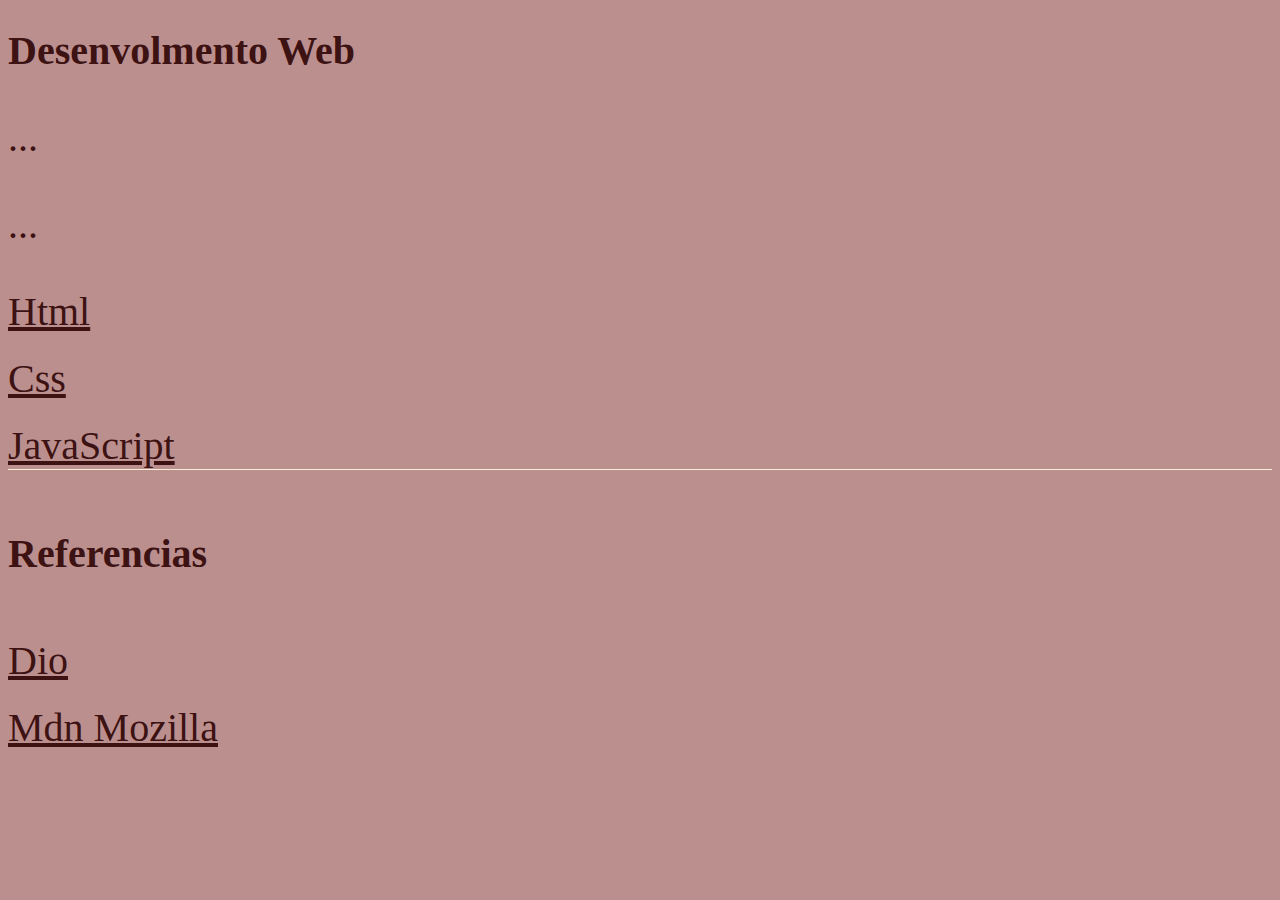
<file: estudos_dio/check-list programaçao/index.html>
<!DOCTYPE html>
<html lang="pt-br">
<head>
    <meta charset="UTF-8">
    <meta name="viewport" content="width=device-width, initial-scale=1.0">
    <meta name="Autor"   content="Elinalva Sacramento">
    <link href="estilo.estudop.css" rel="stylesheet">
    <title>Estudo de programação - html</title>
</head>
<body>
    <section>
    <div>
        <h1 id= " titulo">Desenvolmento Web</h1>
        <p>...</p>
        <p>...</p>
    </div>
    </section>
    <section class= "divicao">
        <div >
            <nav class= "nav"> 
                <a href="mapa mental do html.html" rel = estudo de html>Html</a>
                <a href="..." rel="estudo de css">Css</a>
                <a href="..." rel="estudo de JavaScript">JavaScript</a>
            </nav>
        </div>
    </section>
    <footer class= "rodape">
        <h3>Referencias</h3>
        <a href="..." rel="Site da Dio">Dio</a>
        <a href="..." rel="Mdn Mozilla"> Mdn Mozilla </a>
    </footer>
</body>
</html>
</file>
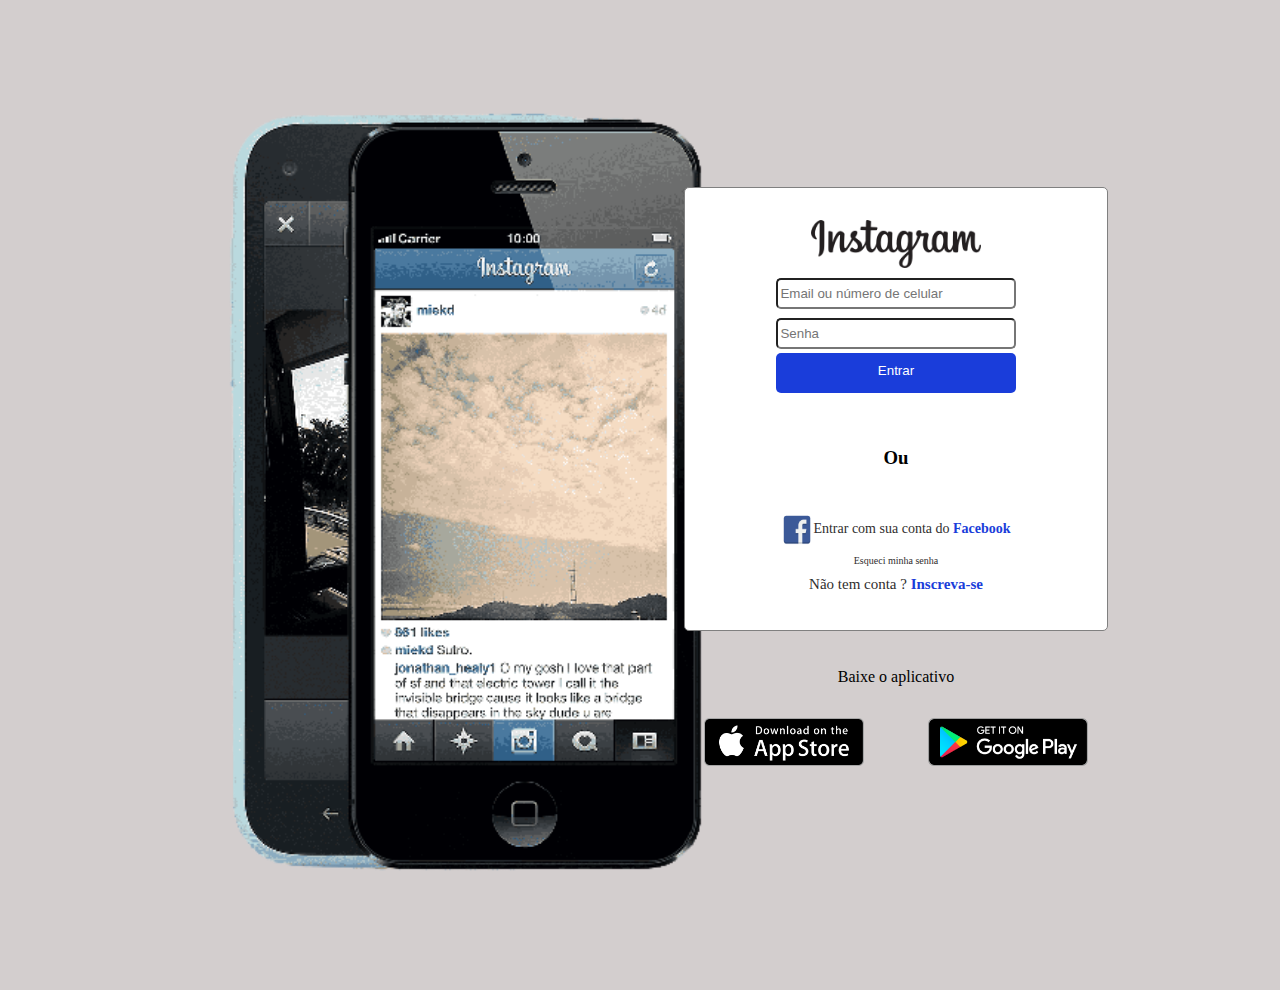
<file: estudos_dio/.vscode/instagram_desafio_dio/index.html>
<!DOCTYPE html>
<html lang="pt-br">
<head>
    <meta charset="UTF-8">
    <meta http-equiv="X-UA-Compatible" content="IE=edge">
    <meta name="viewport" content="width=device-width, initial-scale=1.0">
    <meta name="descriction" content="desafio do bootcamp-reconstrua a pagina do instagram">
    <meta name="author" content="ES"
    <link rel="stylesheet" href="css/reset.css">
    <link rel="stylesheet" href="css/principal.css">
    <title>Desafio Dio- Instagram</title>
</head>
<body>
    <div class="container">
        <div class="celular">
            <img src="./img/instagram-celular.png" alt="instagram-celular" class="celular_img">
        </div>
        <div class="text">
            <div class="instagram_log">
                <div class="logoinsta">
                <div class="logo">
                <img src="./img/instagram-logo.png" alt="logo_instagram" class="logo_img"> 
                </div>
                <div class="text-insta">
                    <input type="email" placeholder="Email ou número de celular" class="text-input">
                    <input type="password" placeholder="Senha" class="text-input">
                </div>
                <div class="button">
                    <button type="submit" class= "submit"> Entrar </button>
                    
                </div>
                <div class="ou">
                    <h3>Ou</h3>
                </div>
                <div class="facebook">
                    <img class= icon src="./img/facebookicon.png"  alt="favicon" >
                    <a href="#" class="href">Entrar com sua conta do <span class="link-azul">Facebook</span></a>
                </div>
                <div class="recovery">
                    <a href="#" class="href">Esqueci minha senha</a>
                </div>
                <div class="create">
                    <a href="#" class="href">Não tem conta ? <span class="link-azul">Inscreva-se</span></a>
                </div>
             </div>
             
            </div> 
            <div class="downloadapp">
                <p class="get-app">Baixe o aplicativo</p>
                 <div class="download">
                    <a href="#" class="link-apple"><input type="image" class="link-apple" src="./img/apple-button.png" alt="App Store">
                    <a href="#" class="link-google"><input type="image" class="link-google" src="./img/googleplay-button.png" alt="Googleplay"></a>
                </div>  
        </div>
        
    </div> 
</body>
</html>
</file>
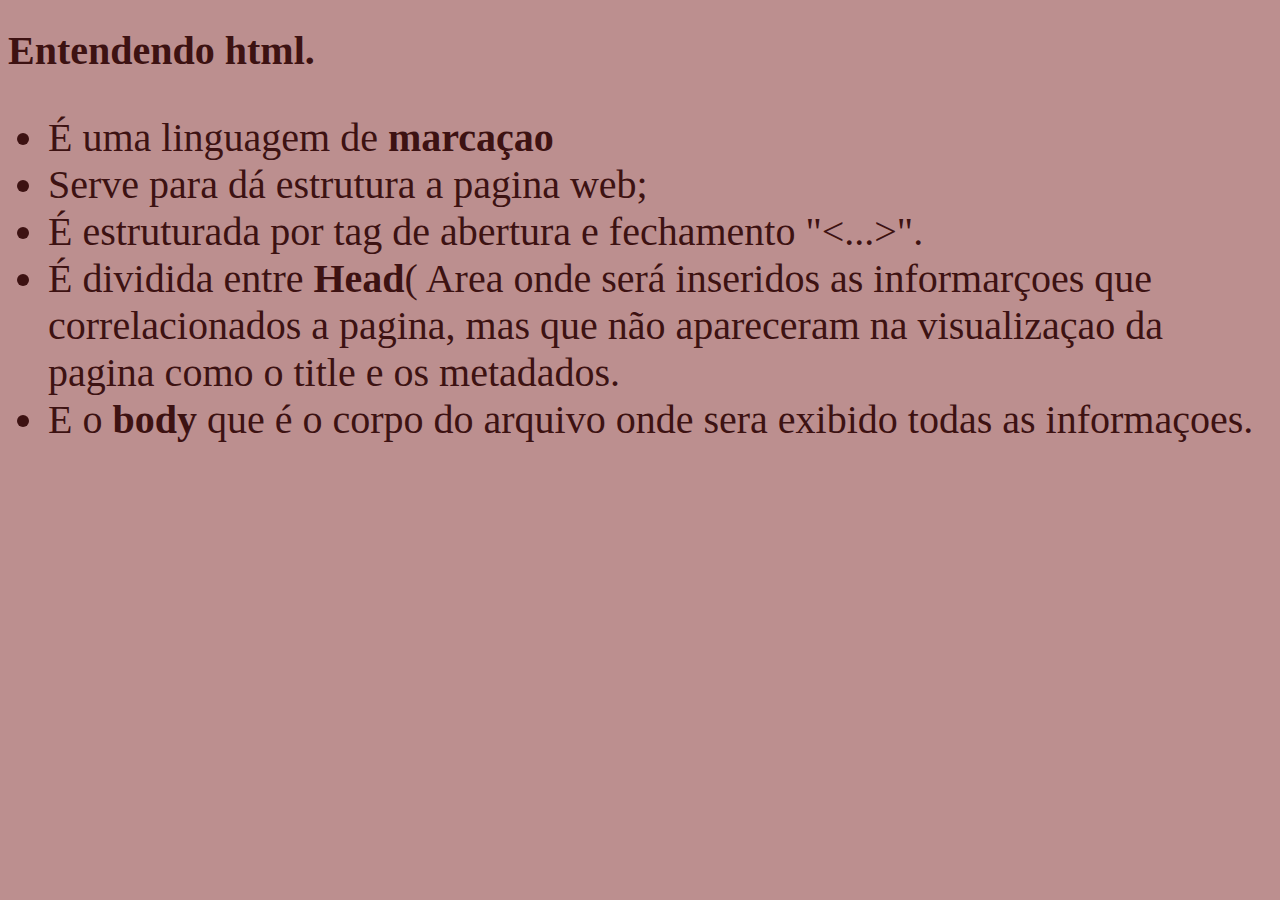
<file: estudos_dio/check-list programaçao/mapa mental do html.html>
<!DOCTYPE html>
<html lang="pt-br">
<head>
    <meta charset="UTF-8">
    <meta name="viewport" content="width=device-width, initial-scale=1.0">
    <meta name="Autor"   content="Elinalva Sacramento">
    <link href="estilo.estudop.css" rel="stylesheet">
    <title>Estudo de Programaçao</title>
</head>
<body>
    <header>
        <h1>Entendendo html.</h1>
        <ul>
            <li>É uma linguagem de <strong>marcaçao</strong></li>
            <li>Serve para dá estrutura a pagina web;
            <li>É estruturada por tag de abertura e fechamento "<...>".</li>
            <li>É dividida entre <strong>Head</strong>( Area onde será inseridos as informarçoes que correlacionados a pagina, mas que não apareceram na visualizaçao da pagina como o title e os metadados.</li>
            <li>E o <strong>body</strong> que é o corpo do arquivo onde sera exibido todas as informaçoes.</li>
        </ul>
    </header>
</body>
</html>
</file>
<file: estudos_dio/check-list programaçao/estilo.estudop.css>
*{
    background-color:rosybrown;
    font-family: verdana;
    font-size: 40px;
    color: rgb(61, 18, 18);
}
#titulo{
    font-family: 'Lucida Sans', 
    border 0,2 px solid black
 
}
.divisao {
    display:flex;
    border: 1px solid  antiquewhite;
    padding-top: 20px;
    gap:20px
}
.nav {
    display:flex;
    flex-direction: column;
    gap:20px
}

.rodape {
    display:flex;
    flex-direction: column;
    gap:20px;
    border-top: 1px solid antiquewhite;
    padding-top: 20px
}
</file>
<file: estudos_dio/.vscode/instagram_desafio_dio/css/principal.css>
body {
    width: 100%;
    min-height: 100vh;
    background-color: #d3cece;
    margin: 0;
    padding: 0;
    display: flex;
    justify-content: center;
}
.container {
    display:flex;
    align-items: center;
    justify-content: start;
    width: 80%;
    height: 110vh;
}
.celular {
    display:flex;
    justify-content: flex-start;
    align-items: center;
    width: 50%;
    height: 80vh;
}
.celular_img {
    height: 90vh;
}
.text {
    display:flex;
    justify-content: center;
    align-items: center;
    flex-direction: column;
    width: 50%;
    height: 70vh;
    max-height: 70vh;
}
.instagram_log {
    display:flex;
    flex-direction:column;
    background-color:#ffffff;
    justify-content: space-around;
    align-items: center;
    align-content: center;
    width: 70%;
    padding: 2rem;
    min-height: auto;
    border: 1px solid gray;
    border-radius: 5px;
    gap: 15px;
}
.logo {
    display: flex;
    justify-content: center;
    height: 3rem;
    margin-bottom: 5px;
}
.logo_img { 
    height: auto;   
}
.text-insta {
    display: flex;
    flex-direction: column;
    justify-content: space-around;
    height: 80px;
}
.text-input {
    align-self: stretch;
    height: 25px;
    border-radius: 5px;
   
}
.button {
    display: flex;
    justify-content: center;
    align-content: center;
    height: 40px;
    margin-bottom: 15px;
    cursor: pointer
}
.submit {
    display: flex;
    justify-content: center;
    width: 100%;
    background-color: #1a3dda;
    color: #ffffff;
    border-radius: 5px;
    padding: 10px;
    border: none;
    
}
.ou {
    display: flex;
    justify-content: center;
    align-self: center;
    padding: 20px;
}
.facebook {
    display: flex;
    justify-content: center;
    align-items: center;
    align-self: center;
    flex-wrap: nowrap;
    font-size: 14px;
    padding: 5px;
}
.icon {
    height: 2rem;
}
.recovery {
    display: flex;
    justify-content: center;
    font-size: 10px;
    padding:5px;
}
.create {
    display: flex;
    justify-content: center;
    font-size: 15px;
    padding: 5px;
}
.facebook > a,.recovery > a,.create > a {
    text-decoration: none;
    color:rgb(48, 46, 46)
}
.link-azul{
    font-weight: bold;
    color:#1a3dda
   
}
.downloadapp{
    display: flex;
    flex-direction: column;
    align-items: center;
    justify-content: center;
    width: 100%;
    padding: 1.3rem 0;
}

.download {
    display: flex;
    width: 100%;
    justify-content: space-evenly;
    align-items: center;
    padding: 1rem;
}

.app-download {
    height: 3rem;
    width: 10rem;
    background-size: cover;
}

.link-apple{
    height: 3rem;
    width: 10rem;
    background-size: cover;
}
.link-google{
    height: 3rem;
    width: 10rem;
    background-size: cover;
}
@media (max-width: 1024px) {
    .container {
        width: 90%;
    }
}
@media (max-width: 650px) {
    body {
        background-color: #ffffff;
    }

    .container {
        width: 90%;
    }

    .celular {
        display: none;
    }

    .text {
        width: 100%;
    }
    
    .instagram_log {
        border: 1px solid transparent;
    }
}
</file>
